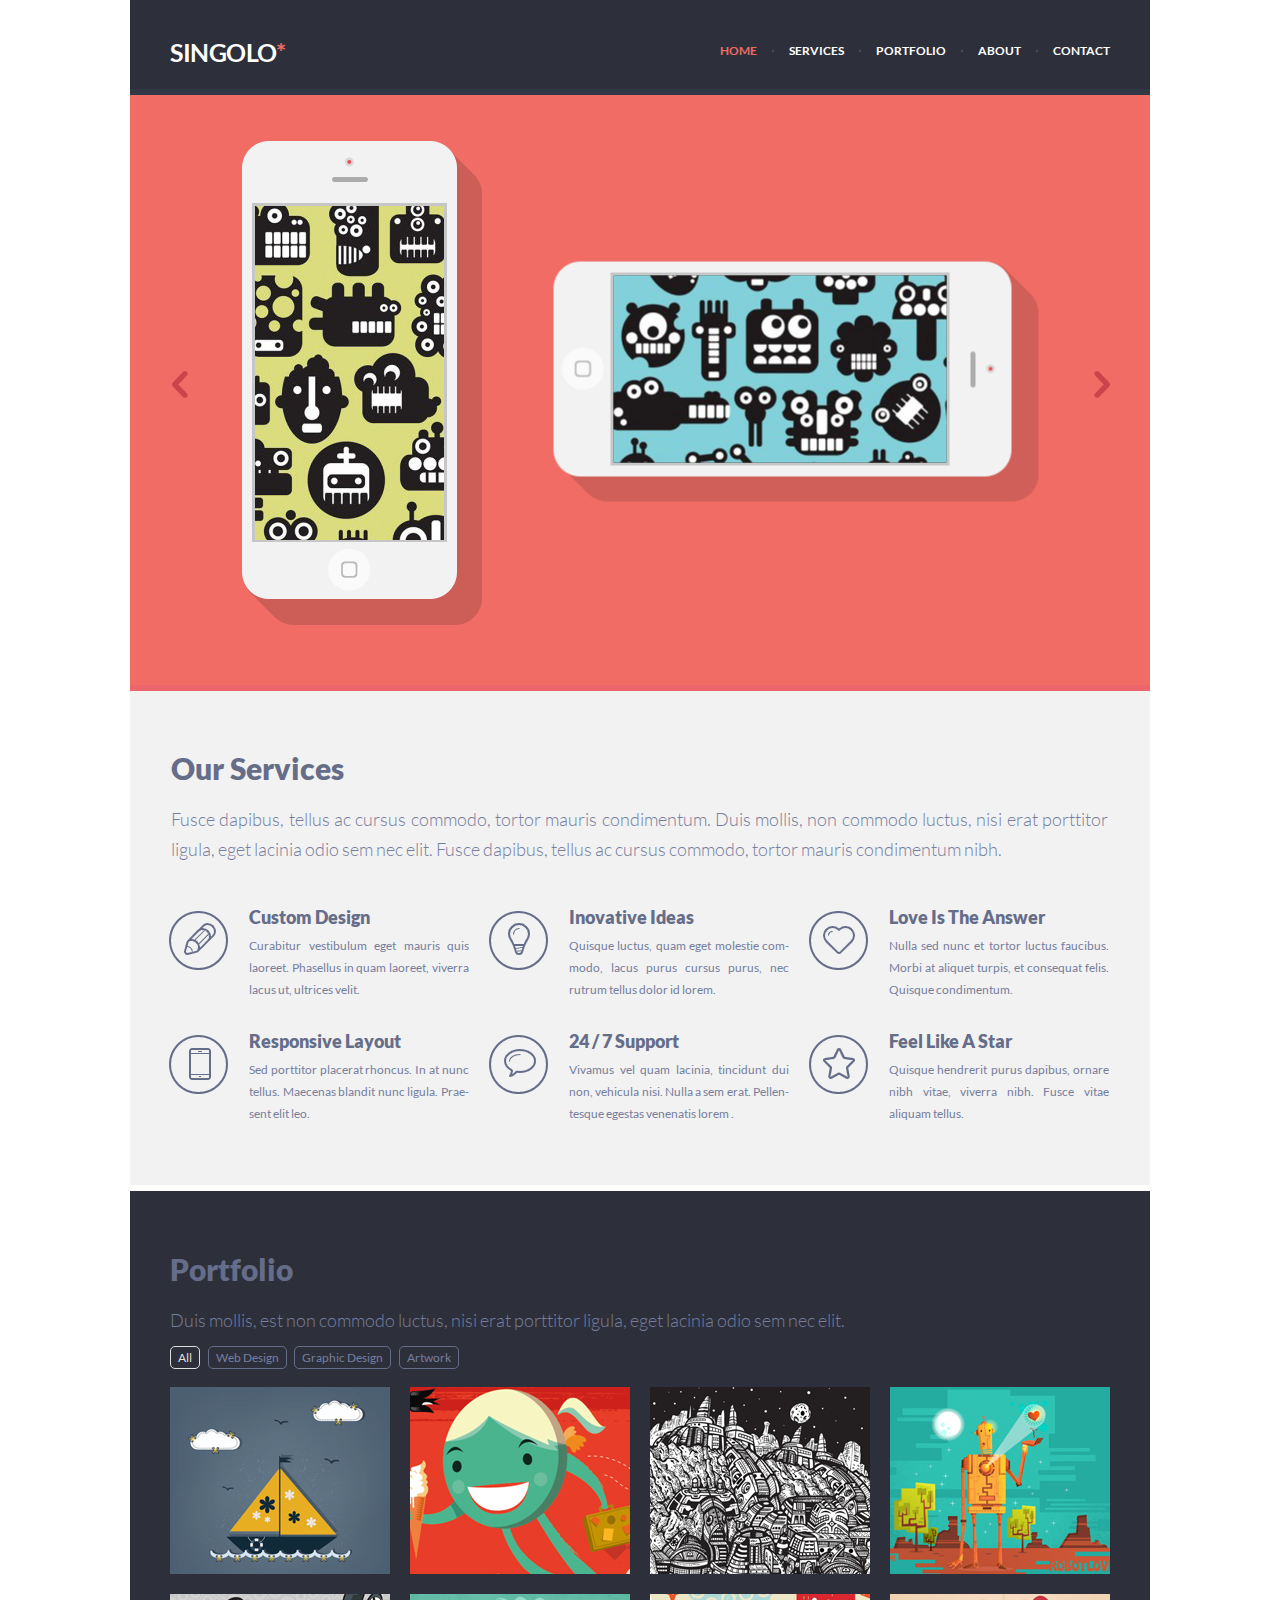
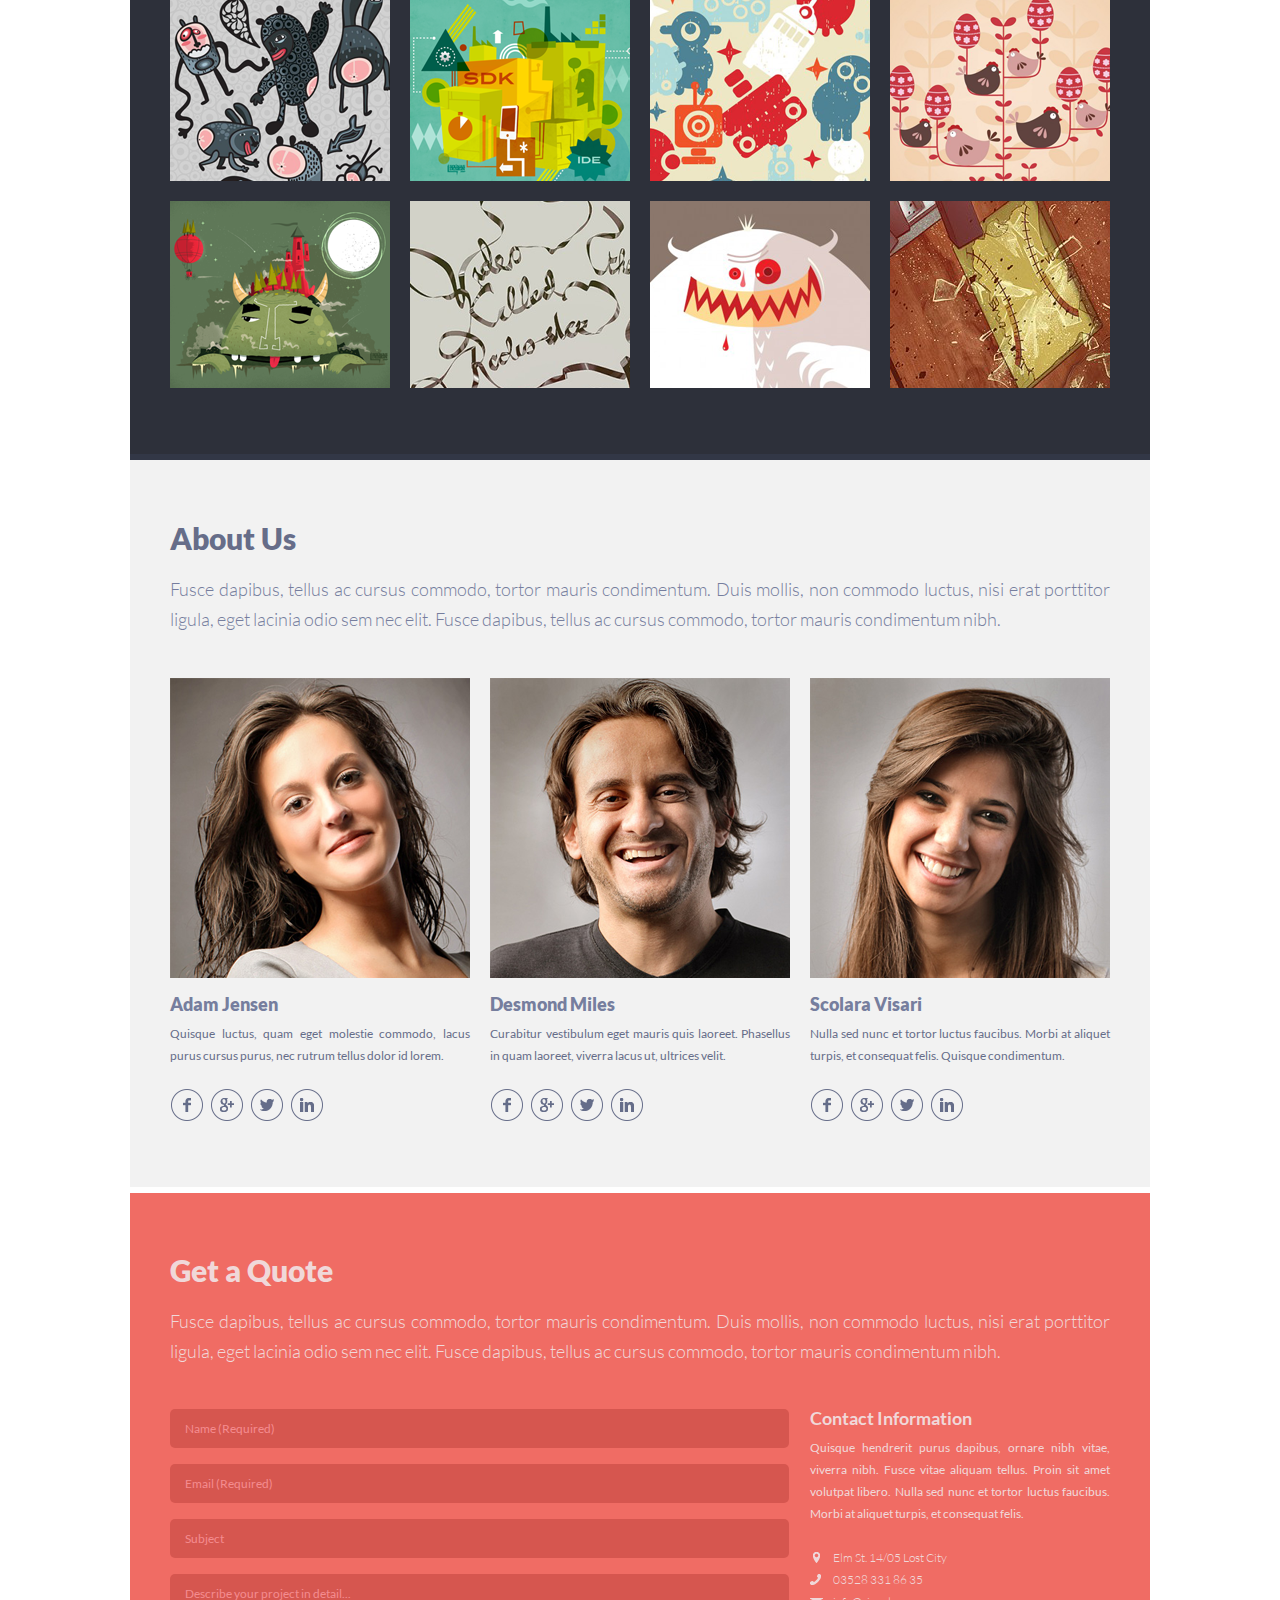
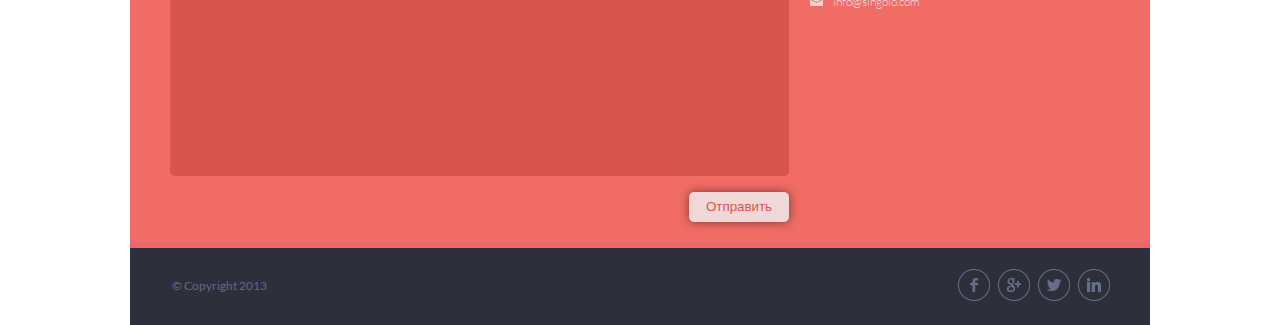
<file: index.html>
<!DOCTYPE html>
<html lang="en">
<head>
    <meta charset="UTF-8">
    <meta name="viewport" content="width=device-width, initial-scale=1.0">
    <link rel="stylesheet" href="style.css">
    <title>singolo</title>
</head>
<body>
    <div class="wrapper">
        <header class="header">
            <div class="header__hamburger"></div>
            <div class="overlay hide-content">
                <nav class="header__mobile-menu">
                    <ul>
                        <li class="header__navigation_first"><a class="active" href="#slider">HOME</a></li>
                        <li><a href="#services">SERVICES</a></li>
                        <li><a href="#portfolio">PORTFOLIO</a></li>
                        <li><a href="#about">ABOUT</a></li>
                        <li class="header__navigation_last"><a href="#contact">CONTACT</a></li>
                    </ul>
                </nav>
            </div>
            <div class="header__logo"><h1>SINGOLO<span class="header__logo_star">*</span></h1></div>
            <nav class="header__navigation">
                <ul>
                    <li class="header__navigation_first"><a class="active" href="#slider">HOME</a></li>
                    <li><a href="#services">SERVICES</a></li>
                    <li><a href="#portfolio">PORTFOLIO</a></li>
                    <li><a href="#about">ABOUT</a></li>
                    <li class="header__navigation_last"><a href="#contact">CONTACT</a></li>
                </ul>
            </nav>
        </header>
        <main>
            <section class="slider" id="slider">
                <div class="slider__promo">
                    <div class="arrows promo__arrow_left"><img src="./assets/images/chev-left.png" alt="chev left"></div>
                    <div class="promo__content" style="left: -100%;">
                        <div class="slide slide-1">
                            <div class="content__phone_vertical">
                                <img src="./assets/images/phone/shadow.png" alt="phone shadow" class="shadow">
                                <img src="./assets/images/phone/phone.png" alt="vertical phone" id="phone-vertical">
                                <div class="screen" id="screen-vertical"></div>
                                <img src="./assets/images/phone/yellow-screen-picture.png" alt="yellow picture" id="yellow-picture">
                            </div>
                            <div class="content__phone_horizontal">
                                <img src="./assets/images/phone/shadow.png" alt="phone shadow" id="shadow-horizontal" class="shadow">
                                <img src="./assets/images/phone/phone.png" alt="horizontal phone" id="phone-horizontal">
                                <div class="screen" id="screen-horizontal"></div>
                                <img src="./assets/images/phone/blue-screen-picture.png" alt="blue picture" id="blue-picture">
                            </div>
                        </div>
                        <div class="slide slide-2">
                            <img src="./assets/Slide-2.png" alt="slide 2" class="blue-slide">
                        </div>
                    </div>
                    <div class="arrows promo__arrow_right"><img src="./assets/images/chev-right.png" alt="chev right"></div>
                </div>
            </section>
            <section class="services" id="services">
                <div class="info">
                    <h2 class="info__header">Our Services</h2>
                    <p class="info__description">Fusce dapibus, tellus ac cursus commodo, tortor mauris condimentum. Duis mollis, non commodo luctus, nisi erat porttitor ligula, eget lacinia odio sem nec elit. Fusce dapibus, tellus ac cursus commodo, tortor mauris condimentum nibh.</p>
                </div>
                <div class="options">
                    <div class="options__entity">
                        <div class="entity__icon">
                            <img src="./assets/images/services/icons/ellipse.png" alt="ellipse" class="icon_ellipse">
                            <img src="./assets/images/services/icons/pen.png" alt="pen icon" class="icon_picture" id="icon-pen">
                        </div>
                        <div class="entity__information">
                            <div class="entity__header">Custom Design</div>
                            <div class="entity__description">Curabitur vestibulum eget mauris quis laoreet. Phasellus in quam laoreet, viverra lacus ut, ultrices velit.</div>
                        </div>
                    </div>
                    <div class="options__entity">
                        <div class="entity__icon">
                            <img src="./assets/images/services/icons/ellipse.png" alt="ellipse" class="icon_ellipse">
                            <img src="./assets/images/services/icons/bulb.png" alt="bulb icon" class="icon_picture" id="icon-bulb">
                        </div>
                        <div class="entity__information">
                            <div class="entity__header">Inovative Ideas</div>
                            <div class="entity__description">Quisque luctus, quam eget molestie com&shy;modo, lacus purus cursus purus, nec rutrum tellus dolor id lorem.</div>
                        </div>
                    </div>
                    <div class="options__entity">
                        <div class="entity__icon">
                            <img src="./assets/images/services/icons/ellipse.png" alt="ellipse" class="icon_ellipse">
                            <img src="./assets/images/services/icons/heart.png" alt="heart icon" class="icon_picture" id="icon-heart">
                        </div>
                        <div class="entity__information">
                            <div class="entity__header">Love Is The Answer</div>
                            <div class="entity__description">Nulla sed nunc et tortor luctus faucibus. Morbi at aliquet turpis, et consequat felis. Quisque condimentum.</div>
                        </div>
                    </div>
                    <div class="options__entity">
                        <div class="entity__icon">
                            <img src="./assets/images/services/icons/ellipse.png" alt="ellipse" class="icon_ellipse">
                            <img src="./assets/images/services/icons/phone.png" alt="phone icon" class="icon_picture" id="icon-phone">
                        </div>
                        <div class="entity__information">
                            <div class="entity__header">Responsive Layout</div>
                            <div class="entity__description">Sed porttitor placerat rhoncus. In at nunc tellus. Maecenas blandit nunc ligula. Prae&shy;sent elit leo.</div>
                        </div>
                    </div>
                    <div class="options__entity">
                        <div class="entity__icon">
                            <img src="./assets/images/services/icons/ellipse.png" alt="ellipse" class="icon_ellipse">
                            <img src="./assets/images/services/icons/bubble.png" alt="bubble icon" class="icon_picture" id="icon-bubble">
                        </div>
                        <div class="entity__information">
                            <div class="entity__header">24 / 7 Support</div>
                            <div class="entity__description">Vivamus vel quam lacinia, tincidunt dui non, vehicula nisi. Nulla a sem erat. Pellen&shy;tesque egestas venenatis lorem .</div>
                        </div>
                    </div>
                    <div class="options__entity">
                        <div class="options__entity">
                            <div class="entity__icon">
                                <img src="./assets/images/services/icons/ellipse.png" alt="ellipse" class="icon_ellipse">
                                <img src="./assets/images/services/icons/star.png" alt="star icon" class="icon_picture" id="icon-star">
                            </div>
                            <div class="entity__information">
                                <div class="entity__header">Feel Like A Star</div>
                                <div class="entity__description">Quisque hendrerit purus dapibus, ornare nibh vitae, viverra nibh. Fusce vitae aliquam tellus.</div>
                            </div>
                        </div>
                    </div>
                </div>
            </section>
            <section class="portfolio" id="portfolio">
                <h2 class="portfolio__header">Portfolio</h2>
                <p class="portfolio__description">Duis mollis, est non commodo luctus, nisi erat porttitor ligula, eget lacinia odio sem nec elit.</p>
                <div class="gallery">
                    <ul class="gallery__filtering">
                        <li class="active">All</li>
                        <li>Web Design</li>
                        <li>Graphic Design</li>
                        <li>Artwork</li>
                    </ul>
                    <div class="gallery__tiles">
                        <div class="tiles__tile ship"></div>
                        <div class="tiles__tile face"></div>
                        <div class="tiles__tile town"></div>
                        <div class="tiles__tile robot"></div>
                        <div class="tiles__tile animals"></div>
                        <div class="tiles__tile sdk"></div>
                        <div class="tiles__tile space"></div>
                        <div class="tiles__tile birds"></div>
                        <div class="tiles__tile monster"></div>
                        <div class="tiles__tile letter"></div>
                        <div class="tiles__tile ogre"></div>
                        <div class="tiles__tile indicator"></div>
                    </div>
                </div>
            </section>
            <section class="about" id="about">
                <h2 class="about__header">About Us</h2>
                <p class="about__description">Fusce dapibus, tellus ac cursus commodo, tortor mauris condimentum. Duis mollis, non commodo luctus, nisi erat porttitor ligula, eget lacinia odio sem nec elit. Fusce dapibus, tellus ac cursus commodo, tortor mauris condimentum nibh.</p>
                <div class="about__personalities">
                    <div class="personalities">
                        <div class="personalities__photo jensen"></div>
                        <div class="personalities__name">Adam Jensen</div>
                        <div class="personalities__description">Quisque luctus, quam eget molestie commodo, lacus purus cursus purus, nec rutrum tellus dolor id lorem.</div>
                        <div class="social-networks">
                            <span class="social-networks__facebook"></span>
                            <span class="social-networks__google"></span>
                            <span class="social-networks__twitter"></span>
                            <span class="social-networks__linkedin"></span>
                        </div>
                    </div>
                    <div class="personalities">
                        <div class="personalities__photo miles"></div>
                        <div class="personalities__name">Desmond Miles</div>
                        <div class="personalities__description">Curabitur vestibulum eget mauris quis laoreet. Phasellus in quam laoreet, viverra lacus ut, ultrices velit.</div>
                        <div class="social-networks">
                            <span class="social-networks__facebook"></span>
                            <span class="social-networks__google"></span>
                            <span class="social-networks__twitter"></span>
                            <span class="social-networks__linkedin"></span>
                        </div>
                    </div>
                    <div class="personalities">
                        <div class="personalities__photo visari"></div>
                        <div class="personalities__name">Scolara Visari</div>
                        <div class="personalities__description">Nulla sed nunc et tortor luctus faucibus. Morbi at aliquet turpis, et consequat felis. Quisque condimentum.</div>
                        <div class="social-networks">
                            <span class="social-networks__facebook"></span>
                            <span class="social-networks__google"></span>
                            <span class="social-networks__twitter"></span>
                            <span class="social-networks__linkedin"></span>
                        </div>
                    </div>
                </div>
            </section>
            <section class="quote" id="contact">
                <h2 class="quote__header">Get a Quote</h2>
                <p class="quote__description">
                    Fusce dapibus, tellus ac cursus commodo, tortor mauris condimentum. Duis mollis, non commodo luctus, nisi erat porttitor ligula, eget lacinia odio sem nec elit. Fusce dapibus, tellus ac cursus commodo, tortor mauris condimentum nibh.
                </p>
                <div class="qoute__response">
                    <div class="quote__form_container">
                        <form action="#" class="response__form">
                            <input type="text" name="name" placeholder="Name (Required)" id="response-name" class="form_input" required>
                            <input type="email" name="email" placeholder="Email (Required)" id="response-email" class="form_input" required>
                            <input type="text" name="subject" placeholder="Subject" id="response-subject" class="form_input">
                            <textarea name="describe" placeholder="Describe your project in detail..." id="response-describe" cols="30" rows="10" class="form_input"></textarea>
                            <input type="submit" value="Отправить" id="response-submit">
                        </form>
                    </div>
                    <div class="quote__info">
                        <h4 class="info_header">Contact Information</h4>
                        <p class="info_description">Quisque hendrerit purus dapibus, ornare nibh vitae, viver&shy;ra nibh. Fusce vitae aliquam tellus. Proin sit amet volutpat libero. Nulla sed nunc et tortor luctus faucibus. Morbi at aliquet turpis, et consequat felis. </p>
                        <div class="info__contacts">
                            <a href="#" class="contacts__city">Elm St. 14/05 Lost City</a>
                            <a href="tel:035283318635" class="contacts_tel">03528 331 86 35</a>
                            <a href="mailto:dummy@dummy.com" class="contacts_mail">info@singolo.com</a>
                        </div>
                    </div>
                </div>
            </section>
        </main>
        <footer>
            <div class="footer__copyright">© Copyright 2013</div>
            <div class="social-networks">
                <span class="social-networks__facebook"></span>
                <span class="social-networks__google"></span>
                <span class="social-networks__twitter"></span>
                <span class="social-networks__linkedin"></span>
            </div>
        </footer>
    </div>
    <div class="overlay hide-content">
        <div class="modal">
            <h4>Письмо отправлено</h4>
            <p class="modal__topic"></p>
            <p class="modal__describe"></p>
            <button>OK</button>
        </div>
    </div>
    <script src="script.js"></script>
</body>
</html>
</file>
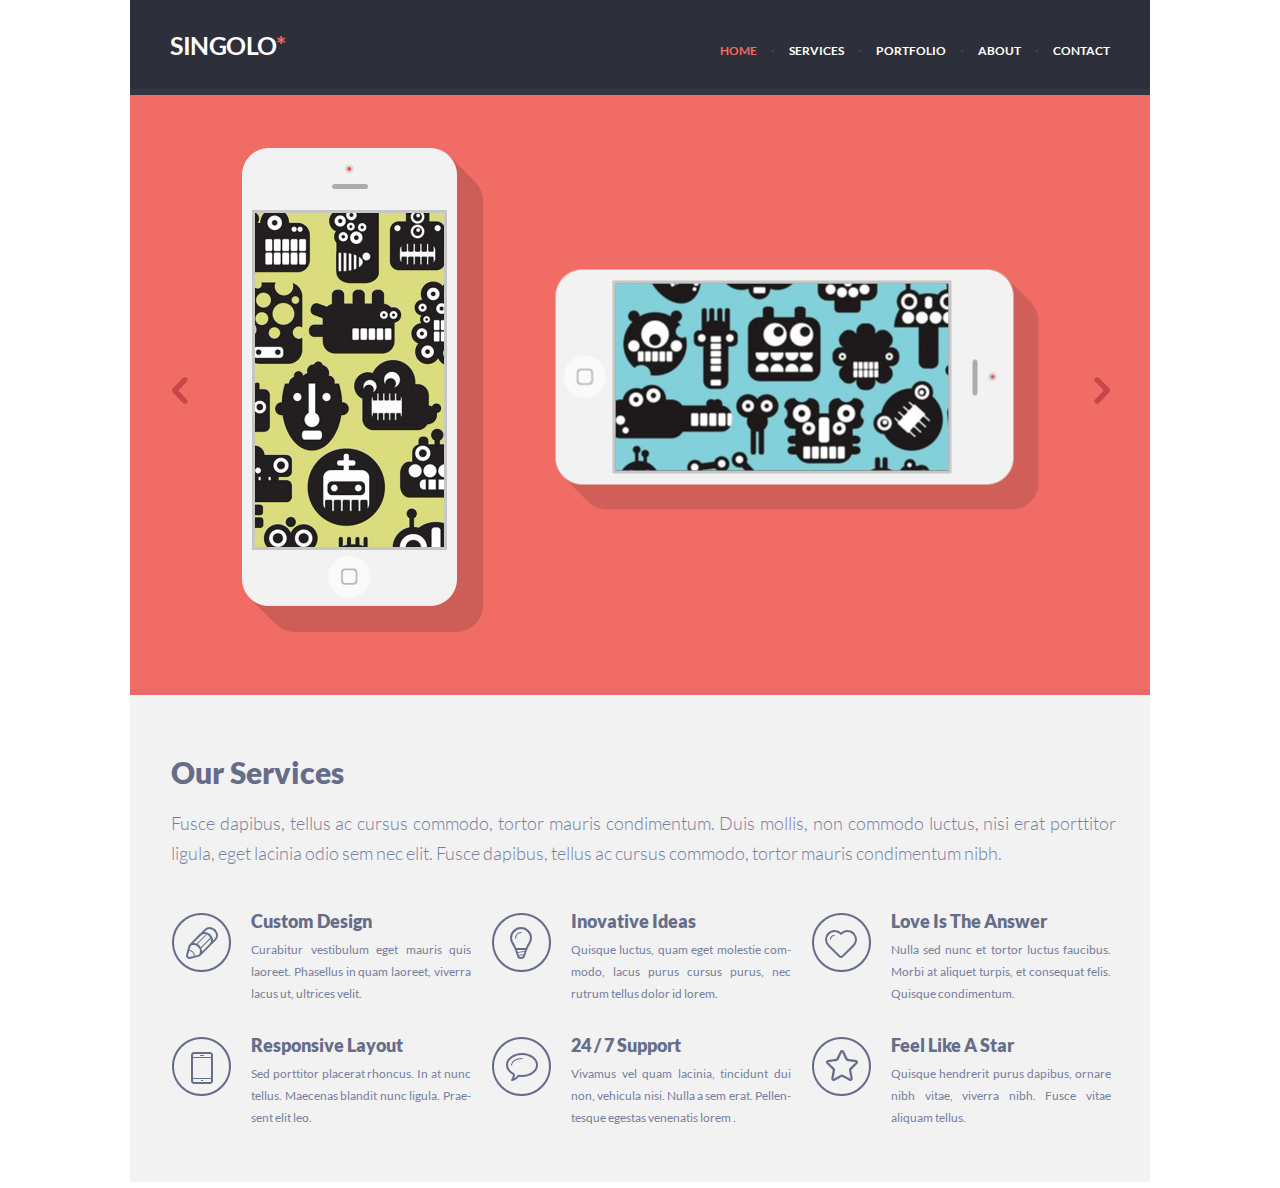
<file: singolo1.html>
<!DOCTYPE html>
<html lang="en">
<head>
    <meta charset="UTF-8">
    <meta name="viewport" content="width=device-width, initial-scale=1.0">
    <link rel="stylesheet" href="singolo1.css">
    <title>singolo</title>
</head>
<body>
    <div class="wrapper">
        <header class="header">
            <div class="header__container">
                <div class="header__logo"><h1>SINGOLO<span class="header__logo_star">*</span></h1></div>
                <nav class="header__navigation">
                    <ul>
                        <li class="header__navigation_first active">HOME</li>
                        <li>SERVICES</li>
                        <li>PORTFOLIO</li>
                        <li>ABOUT</li>
                        <li class="header__navigation_last">CONTACT</li>
                    </ul>
                </nav>
            </div>
            <div class="header_bottom"></div>
        </header>
        <main>
            <section class="slider">
                <div class="slider__promo">
                    <div class="arrows promo__arrow_left"><img src="./assets/images/chev-left.png" alt="chev left"></div>
                    <div class="promo__content">
                        <div class="content__phone_vertical">
                            <img src="./assets/images/phone/shadow.png" alt="phone shadow" class="shadow">
                            <img src="./assets/images/phone/phone.png" alt="vertical phone" id="phone-vertical">
                            <img src="./assets/images/phone/yellow-screen-picture.png" alt="yellow picture" id="yellow-picture">
                        </div>
                        <div class="content__phone_horizontal">
                            <img src="./assets/images/phone/shadow.png" alt="phone shadow" id="shadow-horizontal" class="shadow">
                            <img src="./assets/images/phone/phone.png" alt="horizontal phone" id="phone-horizontal">
                            <img src="./assets/images/phone/blue-screen-picture.png" alt="blue picture" id="blue-picture">
                        </div>
                    </div>
                    <div class="arrows promo__arrow_right"><img src="./assets/images/chev-right.png" alt="chev right"></div>
                </div>
                <div class="slider_bottom"></div>
            </section>
            <section class="services">
                <div class="services__container">
                    <div class="info">
                        <h2 class="info__header">Our Services</h2>
                        <p class="info__description">Fusce dapibus, tellus ac cursus commodo, tortor mauris condimentum. Duis mollis, non commodo luctus, nisi erat porttitor ligula, eget lacinia odio sem nec elit. Fusce dapibus, tellus ac cursus commodo, tortor mauris condimentum nibh.</p>
                    </div>
                    <div class="options">
                        <div class="options__entity">
                            <div class="entity__icon">
                                <img src="./assets/images/services/icons/ellipse.png" alt="ellipse" class="icon_ellipse">
                                <img src="./assets/images/services/icons/pen.png" alt="pen icon" class="icon_picture" id="icon-pen">
                            </div>
                            <div class="entity__information">
                                <div class="entity__header">Custom Design</div>
                                <div class="entity__description">Curabitur vestibulum eget mauris quis laoreet. Phasellus in quam laoreet, viverra lacus ut, ultrices velit.</div>
                            </div>
                        </div>
                        <div class="options__entity">
                            <div class="entity__icon">
                                <img src="./assets/images/services/icons/ellipse.png" alt="ellipse" class="icon_ellipse">
                                <img src="./assets/images/services/icons/bulb.png" alt="bulb icon" class="icon_picture" id="icon-bulb">
                            </div>
                            <div class="entity__information">
                                <div class="entity__header">Inovative Ideas</div>
                                <div class="entity__description">Quisque luctus, quam eget molestie com&shy;modo, lacus purus cursus purus, nec rutrum tellus dolor id lorem.</div>
                            </div>
                        </div>
                        <div class="options__entity">
                            <div class="entity__icon">
                                <img src="./assets/images/services/icons/ellipse.png" alt="ellipse" class="icon_ellipse">
                                <img src="./assets/images/services/icons/heart.png" alt="heart icon" class="icon_picture" id="icon-heart">
                            </div>
                            <div class="entity__information">
                                <div class="entity__header">Love Is The Answer</div>
                                <div class="entity__description">Nulla sed nunc et tortor luctus faucibus. Morbi at aliquet turpis, et consequat felis. Quisque condimentum.</div>
                            </div>
                        </div>
                        <div class="options__entity">
                            <div class="entity__icon">
                                <img src="./assets/images/services/icons/ellipse.png" alt="ellipse" class="icon_ellipse">
                                <img src="./assets/images/services/icons/phone.png" alt="phone icon" class="icon_picture" id="icon-phone">
                            </div>
                            <div class="entity__information">
                                <div class="entity__header">Responsive Layout</div>
                                <div class="entity__description">Sed porttitor placerat rhoncus. In at nunc tellus. Maecenas blandit nunc ligula. Prae&shy;sent elit leo.</div>
                            </div>
                        </div>
                        <div class="options__entity">
                            <div class="entity__icon">
                                <img src="./assets/images/services/icons/ellipse.png" alt="ellipse" class="icon_ellipse">
                                <img src="./assets/images/services/icons/bubble.png" alt="bubble icon" class="icon_picture" id="icon-bubble">
                            </div>
                            <div class="entity__information">
                                <div class="entity__header">24 / 7 Support</div>
                                <div class="entity__description">Vivamus vel quam lacinia, tincidunt dui non, vehicula nisi. Nulla a sem erat. Pellen&shy;tesque egestas venenatis lorem .</div>
                            </div>
                        </div>
                        <div class="options__entity">
                            <div class="options__entity">
                                <div class="entity__icon">
                                    <img src="./assets/images/services/icons/ellipse.png" alt="ellipse" class="icon_ellipse">
                                    <img src="./assets/images/services/icons/star.png" alt="star icon" class="icon_picture" id="icon-star">
                                </div>
                                <div class="entity__information">
                                    <div class="entity__header">Feel Like A Star</div>
                                    <div class="entity__description">Quisque hendrerit purus dapibus, ornare nibh vitae, viverra nibh. Fusce vitae aliquam tellus.</div>
                                </div>
                            </div>
                        </div>
                    </div>
                </div>
                <div class="services_bottom"></div>
            </section>
        </main>
    </div>
</body>
</html>
</file>
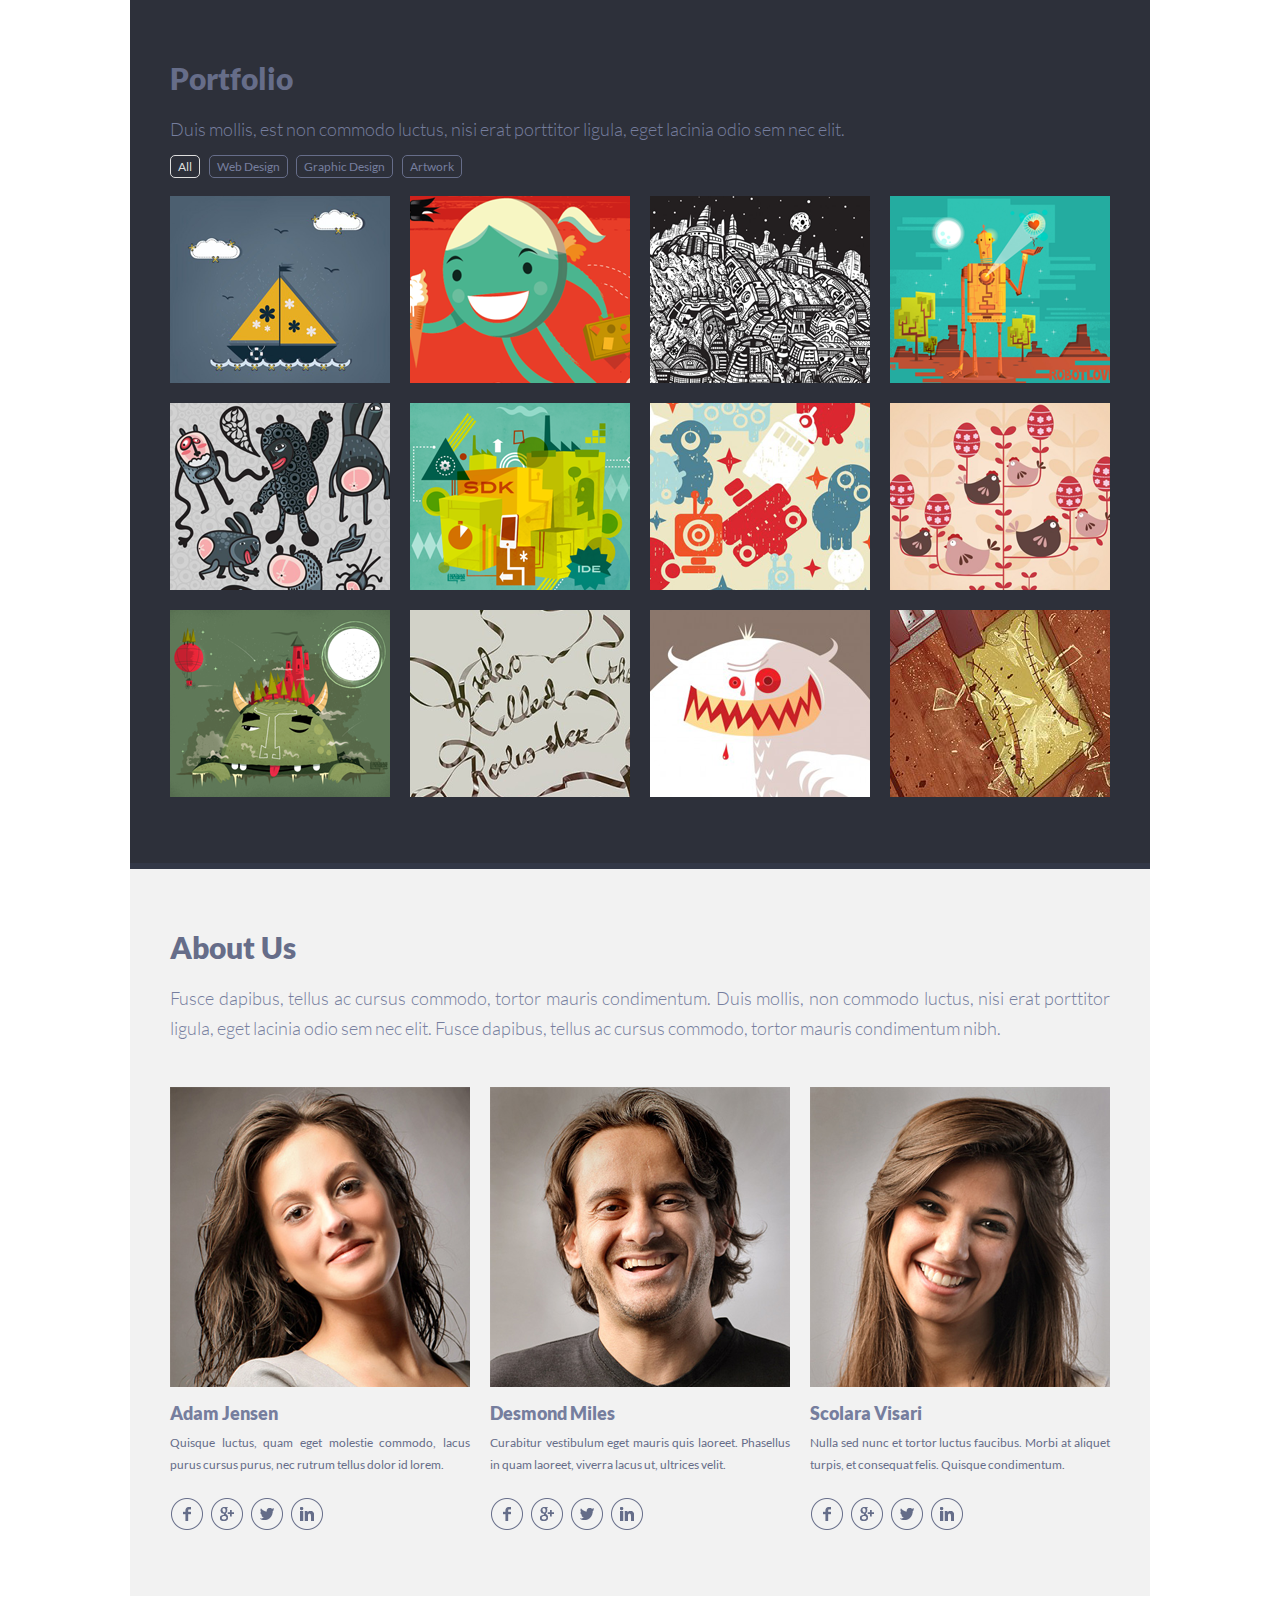
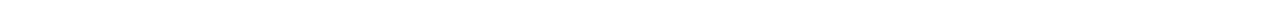
<file: singolo2.html>
<!DOCTYPE html>
<html lang="en">
<head>
    <meta charset="UTF-8">
    <meta name="viewport" content="width=device-width, initial-scale=1.0">
    <link rel="stylesheet" href="singolo2.css">
    <title>singolo2</title>
</head>
<body>
    <div class="wrapper">
        <main>
            <section class="portfolio">
                <div class="portfolio__container">
                    <h2 class="portfolio__header">Portfolio</h2>
                    <p class="portfolio__description">Duis mollis, est non commodo luctus, nisi erat porttitor ligula, eget lacinia odio sem nec elit.</p>
                    <div class="gallery">
                        <ul class="gallery__filtering">
                            <li class="active">All</li>
                            <li>Web Design</li>
                            <li>Graphic Design</li>
                            <li>Artwork</li>
                        </ul>
                        <div class="gallery__tiles">
                            <div class="tiles__tile ship"></div>
                            <div class="tiles__tile face"></div>
                            <div class="tiles__tile town"></div>
                            <div class="tiles__tile robot"></div>
                            <div class="tiles__tile animals"></div>
                            <div class="tiles__tile sdk"></div>
                            <div class="tiles__tile space"></div>
                            <div class="tiles__tile birds"></div>
                            <div class="tiles__tile monster"></div>
                            <div class="tiles__tile letter"></div>
                            <div class="tiles__tile ogre"></div>
                            <div class="tiles__tile indicator"></div>
                        </div>
                    </div>
                </div>
                <div class="portfolio_bottom"></div>
            </section>
            <section class="about">
                <div class="about__container">
                    <h2 class="about__header">About Us</h2>
                    <p class="about__description">Fusce dapibus, tellus ac cursus commodo, tortor mauris condimentum. Duis mollis, non commodo luctus, nisi erat porttitor ligula, eget lacinia odio sem nec elit. Fusce dapibus, tellus ac cursus commodo, tortor mauris condimentum nibh.</p>
                    <div class="about__personalities">
                        <div class="personalities">
                            <div class="personalities__photo jensen"></div>
                            <div class="personalities__name">Adam Jensen</div>
                            <div class="personalities__description">Quisque luctus, quam eget molestie commodo, lacus purus cursus purus, nec rutrum tellus dolor id lorem.</div>
                            <div class="social-networks">
                                <span class="social-networks__facebook"></span>
                                <span class="social-networks__google"></span>
                                <span class="social-networks__twitter"></span>
                                <span class="social-networks__linkedin"></span>
                            </div>
                        </div>
                        <div class="personalities">
                            <div class="personalities__photo miles"></div>
                            <div class="personalities__name">Desmond Miles</div>
                            <div class="personalities__description">Curabitur vestibulum eget mauris quis laoreet. Phasellus in quam laoreet, viverra lacus ut, ultrices velit.</div>
                            <div class="social-networks">
                                <span class="social-networks__facebook"></span>
                                <span class="social-networks__google"></span>
                                <span class="social-networks__twitter"></span>
                                <span class="social-networks__linkedin"></span>
                            </div>
                        </div>
                        <div class="personalities">
                            <div class="personalities__photo visari"></div>
                            <div class="personalities__name">Scolara Visari</div>
                            <div class="personalities__description">Nulla sed nunc et tortor luctus faucibus. Morbi at aliquet turpis, et consequat felis. Quisque condimentum.</div>
                            <div class="social-networks">
                                <span class="social-networks__facebook"></span>
                                <span class="social-networks__google"></span>
                                <span class="social-networks__twitter"></span>
                                <span class="social-networks__linkedin"></span>
                            </div>
                        </div>
                    </div>
                </div>
                <div class="about__bottom"></div>
            </section>
        </main>
    </div>
</body>
</html>
</file>
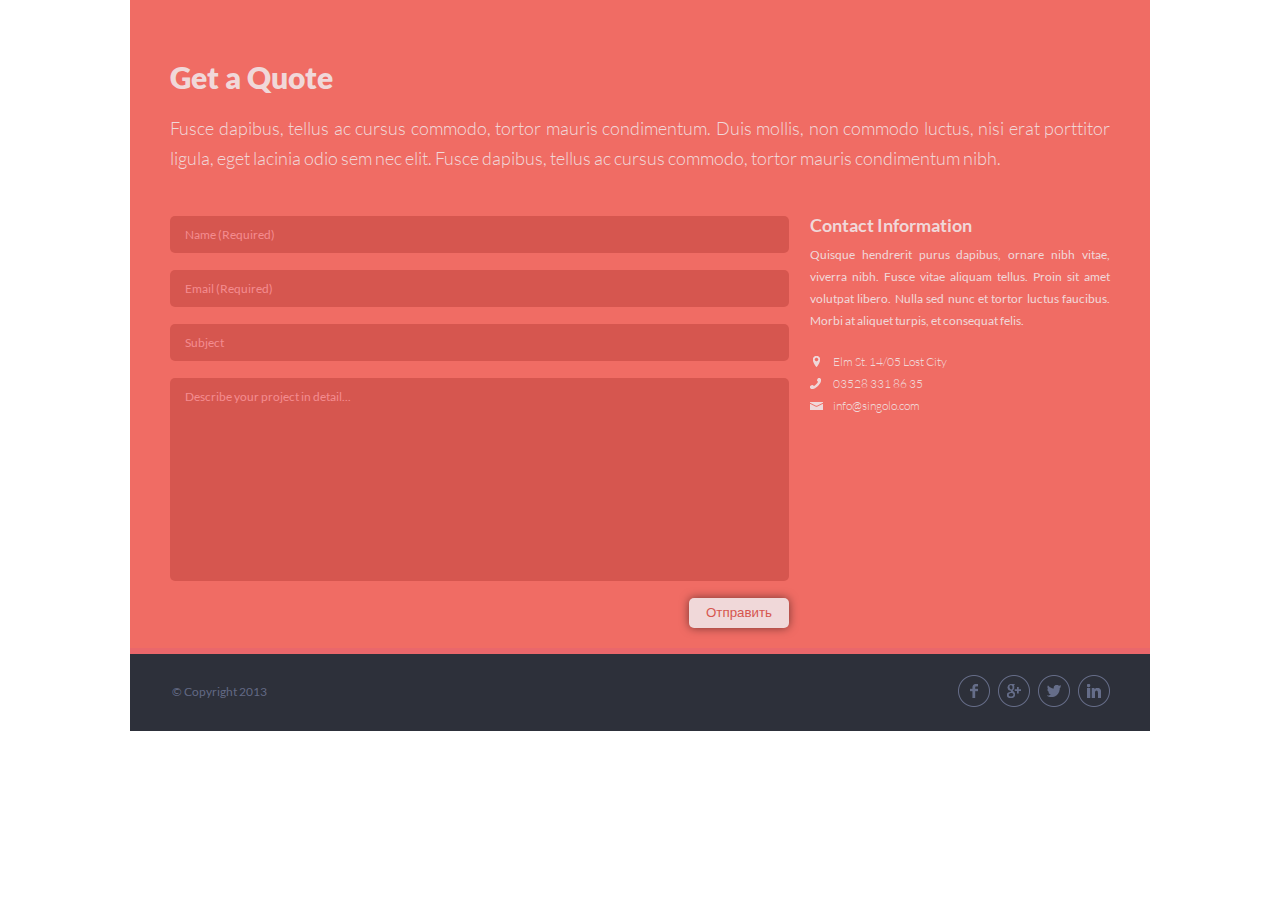
<file: singolo3.html>
<!DOCTYPE html>
<html lang="en">
<head>
    <meta charset="UTF-8">
    <meta name="viewport" content="width=device-width, initial-scale=1.0">
    <link rel="stylesheet" href="singolo3.css">
    <title>singolo3</title>
</head>
<body>
    <div class="wrapper">
        <main>
            <section class="quote">
                <div class="quote__container">
                    <h2 class="quote__header">Get a Quote</h2>
                    <p class="quote__description">
                        Fusce dapibus, tellus ac cursus commodo, tortor mauris condimentum. Duis mollis, non commodo luctus, nisi erat porttitor ligula, eget lacinia odio sem nec elit. Fusce dapibus, tellus ac cursus commodo, tortor mauris condimentum nibh.
                    </p>
                    <div class="qoute__response">
                        <div class="quote__form_container">
                            <form action="#" class="response__form">
                                <input type="text" name="name" placeholder="Name (Required)" id="response-name" class="form_input" required>
                                <input type="email" name="email" placeholder="Email (Required)" id="response-email" class="form_input" required>
                                <input type="text" name="subject" placeholder="Subject" id="response-subject" class="form_input">
                                <textarea name="describe" placeholder="Describe your project in detail..." id="response-describe" cols="30" rows="10" class="form_input"></textarea>
                                <input type="submit" value="Отправить" id="response-submit">
                            </form>
                        </div>
                        <div class="quote__info">
                            <h4 class="info_header">Contact Information</h4>
                            <p class="info_description">Quisque hendrerit purus dapibus, ornare nibh vitae, viver&shy;ra nibh. Fusce vitae aliquam tellus. Proin sit amet volutpat libero. Nulla sed nunc et tortor luctus faucibus. Morbi at aliquet turpis, et consequat felis. </p>
                            <div class="info__contacts">
                                <a href="#" class="contacts__city">Elm St. 14/05 Lost City</a>
                                <a href="tel:035283318635" class="contacts_tel">03528 331 86 35</a>
                                <a href="mailto:dummy@dummy.com" class="contacts_mail">info@singolo.com</a>
                            </div>
                        </div>
                    </div>
                </div>
                <div class="quote_bottom"></div>
            </section>
        </main>
        <footer>
            <div class="footer__copyright">© Copyright 2013</div>
            <div class="social-networks">
                <span class="social-networks__facebook"></span>
                <span class="social-networks__google"></span>
                <span class="social-networks__twitter"></span>
                <span class="social-networks__linkedin"></span>
            </div>
        </footer>
    </div>
</body>
</html>
</file>
<file: style.css>
@charset "UTF-8";

@font-face {
  font-family: "Lato";
  src: url("./assets/fonts/Lato-Black.ttf");
  font-weight: 900;
}
@font-face {
  font-family: "Lato";
  src: url("./assets/fonts/Lato-Bold.ttf");
  font-weight: 700;
}
@font-face {
  font-family: "Lato";
  src: url("./assets/fonts/Lato-Regular.ttf");
  font-weight: 400;
}
@font-face {
  font-family: "Lato";
  src: url("./assets/fonts/Lato-Light.ttf");
  font-weight: 300;
}
@font-face {
  font-family: "Lato";
  src: url("./assets/fonts/Lato-Thin.ttf");
  font-weight: 100;
}

.options__entity, .promo__content, .slider__promo, .header__navigation ul, .header {
  display: flex;
  flex-direction: row;
}

html {
  scroll-behavior: smooth;
}

body {
  margin: 0;
}

.wrapper {
  max-width: 1020px;
  margin: 0 auto;
  overflow: hidden;
}

.header {
  position: fixed;
  z-index: 10;
  font-family: "Lato";
  font-weight: 700;
  font-size: 11.5px;
  color: #ffffff;
  background-color: #2d303a;
  height: 89px;
  justify-content: space-between;
  align-items: center;
  border-bottom: 6px solid #323746;
  width: 100%;
  max-width: 1020px;
}

.header__container {
  height: 89px;
  justify-content: space-between;
  align-items: center;
  padding-left: 40px;
  padding-right: 40px;
}

.header__logo {
  z-index: 1002;
}

.header__logo.mobile-menu {
  transform: scale(0.76);
  margin: -15px 0 0 -176px;
}

.header__logo h1 {
  font-size: 25px;
  line-height: 6px;
  letter-spacing: -0.5px;
  margin: 15px 0 0 40px;
}

.header__logo_star {
  color: #f06c64;
}

.header_bottom {
  height: 6px;
  background-color: #323746;
}

.header__navigation {
  padding-top: 12px;
  margin-right: 40px;
}
.header__navigation ul {
  list-style: none;
}
.header__navigation ul li {
  margin-right: 14px;
}

.header__navigation ul li a, .header__mobile-menu ul li a {
  color: #ffffff;
  text-decoration: none;
}

.header__navigation .active, .header__mobile-menu .active {
  color: #f06c64;
}

.header__navigation ul li:before {
  content: "⋅";
  color: #494e62;
  padding-right: 14px;
}
.header__navigation ul li a:hover {
  color: #f06c64;
  cursor: pointer;
}
.header__navigation ul .header__navigation_first::before {
  content: none;
}
.header__navigation ul .header__navigation_last {
  margin-right: 0px;
}

.header__hamburger {
  background-image: url("./assets/images/icons/Burger-menu-icon.png");
  margin: 3px 0 0 7px;
  position: absolute;
  height: 30px;
  width: 30px;
  left: 10px;
  background-repeat: no-repeat;
  background-position: center;
  display: none;
}

.header__hamburger.active {
  transform: rotate(90deg);
  transition: transform 0.2s ease-out;
}

.header__wrapper {
  background-color: black;
  opacity: 0.5;
  z-index: 200;
  width: 100%;
  height: 100%;
}

.header__mobile-menu {
  position: fixed;
  display: flex;
  flex-direction: column;
  justify-content: center;
  background-color: #2D303A;
  width: 74vw;
  height: 100vh;
  z-index: 1001;
}

.header__mobile-menu ul {
  list-style: none;
  margin-top: -55px;
  padding-left: 72px;
  font-size: 2em;
  line-height: 2.5;
}

.slider__promo {
  justify-content: space-between;
  align-items: center;
  border-bottom: 6px solid #ea666b;
  width: 1020px;
  height: 590px;
  position: relative;
}

main {
  margin-top: 95px;
}

.promo__content {
  position: relative;
  top: 0;
  width: 400%;
}

.shifting {
  transition: left 0.2s ease-out;
}

.arrows {
  position: absolute;
  z-index: 5;
}

.promo__arrow_right {
  text-align: right;
  margin-left: 55px;
  margin-right: 40px;
  padding-bottom: 7px;
  right: 0;
}
.promo__arrow_right:hover {
  transform: scale(1.2);
  cursor: pointer;
}

.promo__arrow_left {
  margin-left: 42px;
  margin-right: 55px;
  padding-bottom: 7px;
}
.promo__arrow_left:hover {
  transform: scale(1.2);
  cursor: pointer;
}

.slide {
  height: 595px;
  width: 100vw;
}

.slide-1 {
  justify-content: space-between;
  position: relative;
  display: flex;
  background-color: #f06c64
}

.slide-2 {
  display: flex;
  justify-content: center;
  background-color: #648BF0;
  border-bottom: 6px solid #0f5bd6;
}

.shift-right {
  right: 1020px;
}

.hide-content {
  display: none;
}

.invisible-content {
  visibility: hidden;
  opacity: 0;
}

.content__phone_vertical {
  position: absolute;
  top: 55px;
  left: 113px;
}

.content__phone_vertical .shadow {
  top: -3px;
  left: -1px;
}

.content__phone_horizontal {
  position: absolute;
  height: 100%;
  top: 118px;
  right: 409px;
  transform: rotate(90deg);
}

.content__phone_horizontal .shadow {
  right: 4px;
}

.slider_bottom {
  height: 6px;
  background-color: #ea676b;
}

.services {
  height: 368px;
  background-color: #f2f2f2;
  padding-top: 59px;
  padding-bottom: 67px;
  padding-left: 41px;
  padding-right: 34px;
  border-bottom: 6px solid #ffffff;
}

.info {
  margin-bottom: 44px;
}

.info__header {
  margin-top: 0px;
  margin-bottom: 0px;
  font-family: "Lato";
  font-weight: 900;
  font-size: 30px;
  color: #666d89;
}

.info__description {
  font-family: "Lato";
  font-weight: 300;
  font-size: 18px;
  line-height: 30px;
  text-align: justify;
  color: #767e9e;
  margin-bottom: 22px;
  margin-right: 8px;
}

.options {
  display: grid;
  grid-template-columns: repeat(3, 300px);
  grid-template-rows: repeat(2, 85px);
  column-gap: 20px;
  row-gap: 39px;
}

.options__entity {
  align-items: flex-start;
}

.entity__icon {
  position: relative;
  width: 60px;
  margin-left: -2px;
  margin-right: 20px;
}
.entity__icon .icon_picture {
  position: absolute;
  top: 14px;
  left: 14px;
  z-index: 2;
}
.entity__icon .icon_ellipse {
  position: absolute;
  z-index: 1;
  top: 2px;
  left: -1px;
}
.entity__icon #icon-bulb {
  left: 17px;
}
.entity__icon #icon-heart {
  top: 16px;
  left: 12px;
}
.entity__icon #icon-phone {
  left: 18px;
}
.entity__icon #icon-bubble {
  top: 16px;
}
.entity__icon #icon-star {
  top: 15px;
  left: 12px;
}

.entity__information {
  width: 220px;
}
.entity__information .entity__header {
  font-family: "Lato";
  font-weight: 900;
  font-size: 18px;
  line-height: 18px;
  color: #666d89;
}
.entity__information .entity__description {
  font-family: "Lato";
  font-weight: 400;
  font-size: 12px;
  line-height: 22px;
  padding-top: 9px;
  color: #767e9e;
  text-align: justify;
  overflow: hidden;
}

.shadow {
  position: absolute;
  opacity: 0.15;
}

#phone-vertical {
  position: absolute;
  left: -3px;
  top: -5px;
  z-index: 1;
}

#phone-horizontal {
  position: absolute;
  right: 28px;
  top: 26px;
  z-index: 1;
}

#yellow-picture {
  position: absolute;
  left: 12px;
  top: 61px;
  z-index: 3;
  opacity: 1;
}

.screen {
  position: absolute;
  background-color: black;
  outline: 3px solid #c6c6c6;
  z-index: 2;
}

#screen-vertical {
  left: 12px;
  top: 61px;
  height: 333px;
  width: 189px;
}

#screen-horizontal {
  top: 92px;
  right: 43px;
  height: 333px;
  width: 187px;
}

#blue-picture {
  position: absolute;
  right: 43px;
  top: 92px;
  z-index: 2;
  opacity: 1;
}

#shadow-horizontal {
  transform: scaleX(-1);
}

.social-networks, .gallery__filtering {
  display: flex;
  flex-direction: row;
}

.personalities__description, .portfolio {
  font-family: "Lato";
  font-weight: 400;
  font-size: 12px;
}

.about__description, .portfolio__description {
  font-family: "Lato";
  font-weight: 300;
  font-size: 18px;
}

.portfolio {
  background-color: #2d303a;
  color: #767e9e;
  padding: 60px 40px 66px 40px;
  border-bottom: 6px solid #323746;
}

.portfolio__header {
  font-family: "Lato";
  font-weight: 900;
  font-size: 30px;
  margin: auto;
  color: #666d89;
}

.portfolio__description {
  color: #767e9e;
  margin-top: 22px;
  margin-bottom: 15px;
}

.about {
  background-color: #f2f2f2;
  padding: 60px 40px 62px 40px;
  border-bottom: 6px solid #ffffff;
}

.about__header {
  font-family: "Lato";
  font-weight: 900;
  font-size: 30px;
  margin: 0;
  color: #666d89;
}

.about__description {
  text-align: justify;
  line-height: 30px;
  color: #767e9e;
  margin-bottom: 44px;
}

.gallery__filtering {
  list-style: none;
  padding: 0;
  margin-top: 0px;
  margin-bottom: 18px;
}
.gallery__filtering li {
  border: 1px solid #666d89;
  padding: 3px 7px;
  border-radius: 5px;
  margin-right: 7.5px
}
.gallery__filtering li:hover {
  color: #dedede;
  border-color: #dedede;
  cursor: pointer;
}
.gallery__filtering .active {
  color: #dedede;
  border: 1px solid #dedede;
}

.gallery__tiles {
  display: grid;
  grid-template-columns: repeat(4, 220px);
  grid-template-rows: repeat(3, 187px);
  column-gap: 20px;
  row-gap: 20px;
}

.tiles__tile_active {
  outline: #F06C64 solid 6px;
}

.ship {
  background-image: url("./assets/images/gallery/ship.png");
  background-position: right -10px top -11px;
}

.face {
  background-image: url("./assets/images/gallery/face.png");
  background-position: center right -62px;
}

.town {
  background-image: url("./assets/images/gallery/town.png");
  background-position: right -19px top -1px;
}

.robot {
  background-image: url("./assets/images/gallery/robot.png");
  background-position: right -18px top -2px;
}

.animals {
  background-image: url("./assets/images/gallery/animals.png");
  background-position: right -12px top -16px;
}

.sdk {
  background-image: url("./assets/images/gallery/sdk.png");
  background-position: right -22px top -4px;
}

.space {
  background-image: url("./assets/images/gallery/space.png");
  background-position: right -121px top -39px;
}

.birds {
  background-image: url("./assets/images/gallery/birds.png");
  background-position: right -34px top -32px;
}

.monster {
  background-image: url("./assets/images/gallery/monster.png");
  background-position: right -18px top -2px;
}

.letter {
  background-image: url("./assets/images/gallery/letter.png");
  background-position: right -113px top -113px;
}

.ogre {
  background-image: url("./assets/images/gallery/ogre.png");
  background-position: right -50px bottom -50px;
}

.indicator {
  background-image: url("./assets/images/gallery/indicator.png");
  background-position: right -40px bottom -179px;
}

.personalities__photo {
  margin-right: 0;
  height: 300px;
  margin-bottom: 15px;
  background-repeat: no-repeat;
}

.about__personalities {
  display: flex;
  flex-direction: row;
  justify-content: space-between;
  align-items: center;
}

.personalities {
  width: 300px;
}

.jensen {
  background-image: url("./assets/images/faces/jensen.png");
}

.miles {
  background-image: url("./assets/images/faces/miles.png");
}

.visari {
  background-image: url("./assets/images/faces/visari.png");
}

.personalities__name {
  font-family: "Lato";
  font-weight: 900;
  font-size: 18px;
  text-align: justify;
  font-size: 18px;
  color: #767e9e;
  margin-bottom: 8px;
  word-wrap: normal;
}

.personalities__description {
  line-height: 22px;
  text-align: justify;
  color: #666d89;
  margin-bottom: 21px;
}

.social-networks {
  justify-content: flex-start;
  align-items: center;
}
.social-networks span {
  padding-right: 8px;
  padding-bottom: 5px;
}

.social-networks__facebook {
  background-image: url("./assets/images/social/facebook.png");
  background-repeat: no-repeat;
  height: 32px;
  width: 32px;
}
.social-networks__facebook:hover {
  cursor: pointer;
  background-image: url("./assets/images/social/active/facebook-active.png");
}

.social-networks__google {
  background-image: url("./assets/images/social/google.png");
  background-repeat: no-repeat;
  height: 32px;
  width: 32px;
}
.social-networks__google:hover {
  cursor: pointer;
  background-image: url("./assets/images/social/active/google-active.png");
}

.social-networks__twitter {
  background-image: url("./assets/images/social/twitter.png");
  background-repeat: no-repeat;
  height: 32px;
  width: 32px;
}
.social-networks__twitter:hover {
  cursor: pointer;
  background-image: url("./assets/images/social/active/twitter-active.png");
}

.social-networks__linkedin {
  background-image: url("./assets/images/social/linkedin.png");
  background-repeat: no-repeat;
  height: 32px;
  width: 32px;
}
.social-networks__linkedin:hover {
  cursor: pointer;
  background-image: url("./assets/images/social/active/linkedin-active.png");
}

.social-networks, footer {
  display: flex;
  flex-direction: row;
}

.footer__copyright, .info_description, .response__form ::placeholder {
  font-family: "Lato";
  font-weight: 400;
  font-size: 12px;
}

.info__contacts, .quote {
  font-family: "Lato";
  font-weight: 300;
  font-size: 18px;
}

.quote {
  background-color: #f06c64;
  color: #f0d8d9;
  text-align: justify;
  padding: 34px 40px 20px 40px;
  border-bottom: 6px solid #ea676b;
}

.quote__header {
  font-family: "Lato";
  font-weight: 900;
  font-size: 30px;
  margin-bottom: 0px;
}

.quote__description {
  margin-top: 18px;
  margin-bottom: 45px;
  line-height: 30px;
}

.quote__form_container {
  width: 619px;
}

.response__form {
  display: flex;
  flex-direction: column;
  margin-top: -2px;
}
.response__form ::placeholder {
  color: #f48c8f;
}
.response__form textarea {
  resize: none;
  height: 178px;
}

.form_input {
  margin-bottom: 16px;
  background-color: #d6564f;
  border: none;
  padding: 12px 15px;
  border-radius: 5px;
}

.qoute__response {
  display: flex;
  flex-direction: row;
  justify-content: space-between;
}

.quote__info {
  width: 300px;
}

.info_description {
  line-height: 22px;
  text-align: justify;
  margin-bottom: 22px;
  word-wrap: break-word;
}

.info__contacts {
  font-size: 12px;
  line-height: 22px;
}
.info__contacts a {
  display: block;
  color: #f0d8d9;
  text-decoration: none;
  background-repeat: no-repeat;
  background-position: left center;
  padding-left: 23px;
}
.info__contacts .contacts__city {
  margin-left: 3px;
  padding-left: 20px;
  background-image: url("./assets/images/icons/location.png");
}
.info__contacts .contacts_tel {
  background-image: url("./assets/images/icons/phone.png");
}
.info__contacts .contacts_mail {
  background-image: url("./assets/images/icons/mail.png");
}

.info_header {
  margin: -4px 0px;
}

#response-submit {
  width: 100px;
  height: 30px;
  align-self: flex-end;
  border: none;
  border-radius: 5px;
  color: #d6564f;
  background-color: #f0d8d9;
  box-shadow: 0 0 10px rgba(0, 0, 0, 0.5);
}
#response-submit:hover {
  cursor: pointer;
  box-shadow: 0 0 15px rgba(0, 0, 0, 0.5);
}

footer {
  align-items: center;
  justify-content: space-between;
  padding: 20px 42px;
  background-color: #2d303a;
}

.footer__copyright {
  line-height: 22px;
  text-align: justify;
  color: #626984;
}

.social-networks {
  justify-content: flex-start;
  align-items: center;
  margin-right: -9px;
}
.social-networks span {
  padding-bottom: 5px;
  padding-right: 8px;
}

.social-networks__facebook {
  background-image: url("./assets/images/social/facebook.png");
  background-repeat: no-repeat;
  height: 32px;
  width: 32px;
}
.social-networks__facebook:hover {
  cursor: pointer;
  background-image: url("./assets/images/social/active/facebook-active.png");
}

.social-networks__google {
  background-image: url("./assets/images/social/google.png");
  background-repeat: no-repeat;
  height: 32px;
  width: 32px;
}
.social-networks__google:hover {
  cursor: pointer;
  background-image: url("./assets/images/social/active/google-active.png");
}

.social-networks__twitter {
  background-image: url("./assets/images/social/twitter.png");
  background-repeat: no-repeat;
  height: 32px;
  width: 32px;
}
.social-networks__twitter:hover {
  cursor: pointer;
  background-image: url("./assets/images/social/active/twitter-active.png");
}

.social-networks__linkedin {
  background-image: url("./assets/images/social/linkedin.png");
  background-repeat: no-repeat;
  height: 32px;
  width: 32px;
  padding-right: 0;
}
.social-networks__linkedin:hover {
  cursor: pointer;
  background-image: url("./assets/images/social/active/linkedin-active.png");
}

.modal {
  position: fixed;
  background-color: white;
  display: flex;
  flex-direction: column;
  /* text-align: center; */
  border-radius: 5px;
  top: 50%;
  left: 50%;
  z-index: 1001;
  transform: translate(-50%, -50%);
  font-family: "Lato";
  font-weight: 300;
}

.modal h4 {
  margin-top: 0;
  padding: 20px 60px;
  background-color: #ea676b;
  border-radius: 5px 5px 0 0;
  color: white;
  font-size: 22px;
  font-weight: 900;
  text-align: center;
}

.modal .modal__topic {
  font-size: 18px;
  font-weight: 700;
  margin-bottom: 10px;
}

.modal .modal__describe {
  font-size: 16px;
  margin-top: 0;
  margin-bottom: 40px;
}

.modal__topic, .modal__describe {
  padding: 0 20px;
}

.modal button {
  width: 100px;
  height: 30px;
  align-self: flex-end;
  border: none;
  border-radius: 5px;
  color: #d6564f;
  background-color: white;
  margin-right: 20px;
  margin-bottom: 20px;
  box-shadow: 0 0 10px rgba(0, 0, 0, 0.5);
}

.modal button:hover {
  cursor: pointer;
  transform: scale(1.05);
}

.overlay {
  position: fixed;
  z-index: 1000;
  top: 0;
  left: 0;
  width: 100vw;
  height: 100vh;
  background-color: rgba(128,128,128,0.5);
}

@media(max-width: 1019px) {

  .header__logo h1 {
    margin: 0 0 0 40px;
  }

  .header__navigation {
    padding-top: 6px;
  }

  .slider {
    height: 446px;
  }

  .slider__promo {
    width: 100%;
    height: 100%;
  }

  .promo__arrow_left {
    margin-left: 30px;
    margin-right: 55px;
    padding-bottom: 0px;
  }

  .promo__arrow_right {
    margin-left: 55px;
    margin-right: 28px;
    padding-bottom: 0px;
  }

  .promo__content {
    height: 446px;
  }

  .content__phone_horizontal {
    right: 21%;
    top: 123px;
  }

  .content__phone_vertical {
    top: 45px;
    left: 11%;
  }

  .slide {
    height: 100%;
  }

  .content__phone_vertical .shadow {
    height: 363px;
  }

  #phone-vertical {
    height: 345px;
  }

  #screen-vertical {
    height: 250px;
    width: 141px;
    top: 45px;
    left: 9px;
  }

  #yellow-picture {
    top: 45px;
    left: 9px;
    width: 141px;
  }

  .content__phone_horizontal .shadow {
    width: 181px;
    top: 149px;
    right: 31px;
  }

  #phone-horizontal {
    width: 163px;
    right: 50px;
    top: 168px;
  }

  #screen-horizontal {
    top: 216px;
    height: 253px;
    width: 146px;
    right: 59px;
  }

  #blue-picture {
    top: 216px;
    width: 142px;
    right: 61px;
  }
  
  .blue-slide {
    height: 100%;
  }

  .services {
    height: 564px;
    padding-top: 44px;
  }

  .info {
    margin-bottom: 36px;
  }

  .options {
    grid-template-columns: repeat(2, 36vw);
    grid-template-rows: repeat(3, 85px);
    column-gap: 10vw;
    row-gap: 59px;
  }

  .portfolio {
    padding: 60px 40px 68px 40px;
  }

  .portfolio__description {
    letter-spacing: 0.03em;
    margin-bottom: 12px;
    line-height: 1.5;
  }

  .gallery__filtering {
    margin-bottom: 27px;
  }

  .gallery__tiles {
    grid-template-columns: repeat(3, 216px);
    grid-template-rows: repeat(4, 183px);
  }

  .about {
    padding: 54px 40px 62px 40px;
  }

  .about__description {
    margin-bottom: 37px;
  }

  .personalities {
    width: 28.5vw;
    margin-right: 2.5vw;
  }

  .personalities:last-child {
    margin-right: 0;
  }

  .personalities__photo {
    background-size: 100%;
    width: 100%;
    height: 28vw;
  }

  .personalities__name {
    margin-bottom: 1px;
  }

  .personalities__description {
    margin-bottom: 11px;
    line-height: 1.8;
  }

  .quote {
    padding: 34px 40px 55px 40px;
  }

  .quote__description {
    margin-bottom: 25px;
  }

  .quote__form_container {
    width: 58vw;
  }

  .quote__info {
    width: 28.5vw;
  }

  .form_input {
    margin-bottom: 10px;
  }

  .response__form textarea {
    height: 136px;
  }

  .info_description {
    margin: 4px 0 10px 0;
  }

  @media(max-width: 767px) {
    main {
      margin-top: 71px;
    }

    .header {
      justify-content: center;
    }

    .header__logo h1 {
      font-size: 1.7em;
      margin: 9px 0 0 10px;
    }

    .header__navigation {
      display: none;
    }

    .header__hamburger {
      display: block;
      z-index: 1002;
    }

    .header {
      height: 65px;
    }

    .slider {
      height: 214px;
    }

    .promo__content {
      height: 214px;
    }

    .content__phone_vertical {
      top: 24px;
    }

    .content__phone_vertical .shadow {
      height: 177px;
    }

    #phone-vertical {
      height: 171px;
    }

    #screen-vertical {
      top: 20px;
      left: 5px;
      width: 67px;
      height: 120px;
    }

    #yellow-picture {
      top: 20px;
      width: 68px;
      left: 4px;
    }

    .content__phone_horizontal {
      right: 21%;
      top: 237px;
    }

    .content__phone_horizontal .shadow {
      right: 189px;
      top: 68px;
      width: 89px;
    }

    #phone-horizontal {
      width: 80px;
      top: 79px;
      right: 199px;
    }

    #screen-horizontal {
      right: 204px;
      height: 123px;
      top: 102px;
      width: 69px;
    }

    #blue-picture {
      right: 205px;
      width: 69px;
      top: 102px;
    }

    .promo__arrow_left {
      margin-left: 9px;
      margin-top: 5px;
    }

    .promo__arrow_right {
      margin-right: 10px;
      margin-top: 6px;
    }

    .services {
      padding-top: 32px;
      padding-left: 32px;
      height: 934px;
    }

    .info {
      margin-bottom: 26px;
    }

    .options {
      grid-template-columns: repeat(1, 80vw);
      grid-template-rows: repeat(6, 85px);
      column-gap: 10vw;
      row-gap: 35px;
    }

    .entity__information {
      width: 100%;
    }

    .entity__icon {
      margin-right: 37px;
    }

    .portfolio {
      padding: 42px 29px 0px 29px;
    }

    .portfolio__description {
      margin-bottom: 20px;
    }

    .gallery__tiles {
      grid-template-columns: repeat(2, 40vw);
      grid-template-rows: repeat(4, 33vw);
      column-gap: 4vw;
      row-gap: 5vw;
    }

    .ship {
      background-size: 107%;
      background-repeat: no-repeat;
      background-position: right -7px top -7px;
    }

    .face {
      background-size: 161%;
      background-repeat: no-repeat;
      background-position: right -40px top -30px;
    }

    .town {
      background-size: 119%;
      background-repeat: no-repeat;
      background-position: right -17px top -3px;
    }

    .robot {
      background-size: 122%;
      background-repeat: no-repeat;
      background-position: right -17px top -5px;
    }

    .animals {
      background-size: 114%;
      background-repeat: no-repeat;
      background-position: right -13px top -17px;
    }

    .sdk {
      background-size: 113%;
      background-repeat: no-repeat;
      background-position: right -10px top -3px;
    }

    .space {
      background-size: 170%;
      background-repeat: no-repeat;
      background-position: right -85px top -30px;
    }

    .birds {
      background-size: 127%;
      background-repeat: no-repeat;
      background-position: right -24px top -26px;
    }

    .about {
      padding: 31px 23px 8px 35px;
    }

    .about__description {
      margin-bottom: 54px;
    }

    .about__personalities {
      flex-direction: column;
    }

    .personalities {
      width: 83.5vw;
      margin-right: 2.5vw;
      margin-bottom: 30px;
    }

    .personalities__photo {
      height: 84vw;
    }

    .quote {
      padding: 20px 40px 34px 30px;
    }

    .qoute__response {
      flex-direction: column;
    }

    .quote__form_container {
      width: 84vw;
    }

    .response__form {
      margin-bottom: 34px;
    }

    #response-describe {
      margin-bottom: 15px;
    }

    #response-submit {
      width: 84vw;
      align-self: center;
      height: 50px;
    }

    .quote__info {
      width: 84vw;
    }

    .info__contacts {
      line-height: 25px;
    }

    footer {
      justify-content: center;
    }

    .footer__copyright {
      display: none;
    }
  }

}
</file>
<file: singolo1.css>
@charset "UTF-8";
@font-face {
  font-family: "Lato-Black";
  src: url("./assets/fonts/Lato-Black.ttf");
}
@font-face {
  font-family: "Lato-Bold";
  src: url("./assets/fonts/Lato-Bold.ttf");
}
@font-face {
  font-family: "Lato-Light";
  src: url("./assets/fonts/Lato-Light.ttf");
}
@font-face {
  font-family: "Lato-Regular";
  src: url("./assets/fonts/Lato-Regular.ttf");
}
@font-face {
  font-family: "Lato-Thin";
  src: url("./assets/fonts/Lato-Thin.ttf");
}
.options__entity, .promo__content, .slider__promo, .header__navigation ul, .header__container {
  display: flex;
  flex-direction: row;
}

body {
  margin: 0;
}

.wrapper {
  max-width: 1020px;
  min-width: 1020px;
  margin: 0 auto;
}

.header {
  font-family: "Lato-Bold";
  font-size: 11.5px;
  color: #ffffff;
  background-color: #2d303a;
}

.header__container {
  height: 89px;
  justify-content: space-between;
  align-items: center;
  padding-left: 40px;
  padding-right: 40px;
}

.header__logo h1 {
  font-size: 25px;
  line-height: 6px;
  letter-spacing: -0.5px;
}

.header__logo_star {
  color: #f06c64;
}

.header_bottom {
  height: 6px;
  background-color: #323746;
}

.header__navigation {
  padding-top: 12px;
}
.header__navigation ul {
  list-style: none;
}
.header__navigation ul li {
  margin-right: 14px;
}
.header__navigation ul li:before {
  content: "⋅";
  color: #494e62;
  padding-right: 14px;
}
.header__navigation ul li:hover {
  color: #f06c64;
  cursor: default;
}
.header__navigation ul .header__navigation_first::before {
  content: none;
}
.header__navigation ul .header__navigation_last {
  margin-right: 0px;
}

.active {
  color: #f06c64;
}

.slider {
  background-color: #f06c64;
}

.slider__promo {
  justify-content: space-between;
  align-items: center;
  height: 594px;
}

.promo__arrow_right {
  text-align: center;
  margin-left: 55px;
  margin-right: 40px;
}
.promo__arrow_right:hover {
  transform: scale(1.2);
}

.promo__arrow_left {
  text-align: center;
  margin-left: 42px;
  margin-right: 55px;
}
.promo__arrow_left:hover {
  transform: scale(1.2);
}

.promo__content {
  justify-content: space-between;
  width: 100%;
}

.content__phone_vertical {
  position: relative;
  top: 0px;
}

.content__phone_horizontal {
  position: relative;
  height: 100%;
  right: 124px;
  top: -3px;
  transform: rotate(90deg);
}

.slider_bottom {
  height: 6px;
  background-color: #ea676b;
}

.services {
  height: 361px;
  background-color: #f2f2f2;
  padding-top: 59px;
  padding-bottom: 67px;
  padding-left: 41px;
  padding-right: 34px;
  border-bottom: 6px solid #ffffff;
}

.info {
  margin-bottom: 44px;
}

.info__header {
  margin-top: 0px;
  margin-bottom: 0px;
  font-family: "Lato-Black";
  font-size: 30px;
  color: #666d89;
}

.info__description {
  font-family: "Lato-Light";
  font-size: 18px;
  line-height: 30px;
  text-align: justify;
  color: #767e9e;
}

.options {
  display: grid;
  grid-template-columns: repeat(3, 300px);
  grid-template-rows: repeat(2, 85px);
  column-gap: 20px;
  row-gap: 39px;
}

.options__entity {
  align-items: flex-start;
}

.entity__icon {
  position: relative;
  width: 60px;
  margin-right: 20px;
}
.entity__icon .icon_picture {
  position: absolute;
  top: 14px;
  left: 14px;
  z-index: 2;
}
.entity__icon .icon_ellipse {
  position: absolute;
  z-index: 1;
}
.entity__icon #icon-bulb {
  left: 17px;
}
.entity__icon #icon-heart {
  top: 16px;
  left: 12px;
}
.entity__icon #icon-phone {
  left: 18px;
}
.entity__icon #icon-bubble {
  top: 16px;
}
.entity__icon #icon-star {
  top: 13px;
  left: 13px;
}

.entity__information {
  width: 220px;
}
.entity__information .entity__header {
  font-family: "Lato-Black";
  font-size: 18px;
  line-height: 18px;
  color: #666d89;
}
.entity__information .entity__description {
  font-family: "Lato-Regular";
  font-size: 12px;
  line-height: 22px;
  padding-top: 9px;
  color: #767e9e;
  text-align: justify;
  overflow: hidden;
}

.shadow {
  opacity: 0.15;
}

#phone-vertical {
  position: absolute;
  right: 25px;
  top: -2px;
  z-index: 1;
}

#phone-horizontal {
  position: absolute;
  right: 24px;
  top: 24px;
  z-index: 1;
}

#yellow-picture {
  position: absolute;
  outline: 3px solid #c6c6c6;
  right: 39px;
  top: 64px;
  z-index: 2;
}

#blue-picture {
  position: absolute;
  outline: 3px solid #c6c6c6;
  right: 39px;
  top: 90px;
  z-index: 2;
}

#shadow-horizontal {
  transform: scaleX(-1);
}

/*# sourceMappingURL=singolo1.css.map */
</file>
<file: singolo2.css>
@font-face {
  font-family: "Lato";
  src: url("./assets/fonts/Lato-Black.ttf");
  font-weight: 900;
}
@font-face {
  font-family: "Lato";
  src: url("./assets/fonts/Lato-Bold.ttf");
  font-weight: 700;
}
@font-face {
  font-family: "Lato";
  src: url("./assets/fonts/Lato-Regular.ttf");
  font-weight: 400;
}
@font-face {
  font-family: "Lato";
  src: url("./assets/fonts/Lato-Light.ttf");
  font-weight: 300;
}
@font-face {
  font-family: "Lato";
  src: url("./assets/fonts/Lato-Thin.ttf");
  font-weight: 100;
}
.social-networks, .gallery__filtering {
  display: flex;
  flex-direction: row;
}

.personalities__description, .portfolio {
  font-family: "Lato";
  font-weight: 400;
  font-size: 12px;
}

.about__description, .portfolio__description {
  font-family: "Lato";
  font-weight: 300;
  font-size: 18px;
}

body {
  margin: 0;
}

.wrapper {
  max-width: 1020px;
  min-width: 1020px;
  margin: auto;
}

.portfolio {
  background-color: #2d303a;
  color: #767e9e;
}
.portfolio_bottom {
  height: 6px;
  background-color: #323746;
}

.portfolio__container {
  padding: 60px 40px 66px 40px;
}

.portfolio__header {
  font-family: "Lato";
  font-weight: 900;
  font-size: 30px;
  margin: auto;
  color: #666d89;
}

.portfolio__description {
  color: #767e9e;
  margin-top: 22px;
  margin-bottom: 15px;
}

.about {
  background-color: #f2f2f2;
}

.about__bottom {
  height: 6px;
  background-color: #ffffff;
}

.about__header {
  font-family: "Lato";
  font-weight: 900;
  font-size: 30px;
  margin: 0;
  color: #666d89;
}

.about__description {
  text-align: justify;
  line-height: 30px;
  color: #767e9e;
  margin-bottom: 44px;
}

.about__container {
  padding: 60px 40px 62px 40px;
}

.gallery__filtering {
  list-style: none;
  padding: 0;
  margin-top: 0px;
  margin-bottom: 18px;
}
.gallery__filtering li {
  border: 1px solid #666d89;
  padding: 3px 7px;
  border-radius: 5px;
  margin-right: 8.5px;
}
.gallery__filtering li:hover {
  color: #dedede;
  border-color: #dedede;
  cursor: pointer;
}
.gallery__filtering .active {
  color: #dedede;
  border: 1px solid #dedede;
}

.gallery__tiles {
  display: grid;
  grid-template-columns: repeat(4, 220px);
  grid-template-rows: repeat(3, 187px);
  column-gap: 20px;
  row-gap: 20px;
}

.ship {
  background-image: url("./assets/images/gallery/ship.png");
  background-position: right -10px top -11px;
}

.face {
  background-image: url("./assets/images/gallery/face.png");
  background-position: center right -62px;
}

.town {
  background-image: url("./assets/images/gallery/town.png");
  background-position: right -19px top -1px;
}

.robot {
  background-image: url("./assets/images/gallery/robot.png");
  background-position: right -18px top -2px;
}

.animals {
  background-image: url("./assets/images/gallery/animals.png");
  background-position: right -12px top -16px;
}

.sdk {
  background-image: url("./assets/images/gallery/sdk.png");
  background-position: right -22px top -4px;
}

.space {
  background-image: url("./assets/images/gallery/space.png");
  background-position: right -121px top -39px;
}

.birds {
  background-image: url("./assets/images/gallery/birds.png");
  background-position: right -34px top -32px;
}

.monster {
  background-image: url("./assets/images/gallery/monster.png");
  background-position: right -18px top -2px;
}

.letter {
  background-image: url("./assets/images/gallery/letter.png");
  background-position: right -113px top -113px;
}

.ogre {
  background-image: url("./assets/images/gallery/ogre.png");
  background-position: right -50px bottom -50px;
}

.indicator {
  background-image: url("./assets/images/gallery/indicator.png");
  background-position: right -40px bottom -179px;
}

.personalities__photo {
  margin-right: 0;
  height: 300px;
  margin-bottom: 15px;
}

.about__personalities {
  display: flex;
  flex-direction: row;
  justify-content: space-between;
  align-items: center;
}

.personalities {
  width: 300px;
}

.jensen {
  background-image: url("./assets/images/faces/jensen.png");
}

.miles {
  background-image: url("./assets/images/faces/miles.png");
}

.visari {
  background-image: url("./assets/images/faces/visari.png");
}

.personalities__name {
  font-family: "Lato";
  font-weight: 900;
  font-size: 18px;
  text-align: justify;
  font-size: 18px;
  color: #767e9e;
  margin-bottom: 8px;
  word-wrap: normal;
}

.personalities__description {
  line-height: 22px;
  text-align: justify;
  color: #666d89;
  margin-bottom: 21px;
}

.social-networks {
  justify-content: flex-start;
  align-items: center;
}
.social-networks span {
  padding-right: 8px;
  padding-bottom: 5px;
}

.social-networks__facebook {
  background-image: url("./assets/images/social/facebook.png");
  background-repeat: no-repeat;
  height: 32px;
  width: 32px;
}
.social-networks__facebook:hover {
  cursor: pointer;
  background-image: url("./assets/images/social/active/facebook-active.png");
}

.social-networks__google {
  background-image: url("./assets/images/social/google.png");
  background-repeat: no-repeat;
  height: 32px;
  width: 32px;
}
.social-networks__google:hover {
  cursor: pointer;
  background-image: url("./assets/images/social/active/google-active.png");
}

.social-networks__twitter {
  background-image: url("./assets/images/social/twitter.png");
  background-repeat: no-repeat;
  height: 32px;
  width: 32px;
}
.social-networks__twitter:hover {
  cursor: pointer;
  background-image: url("./assets/images/social/active/twitter-active.png");
}

.social-networks__linkedin {
  background-image: url("./assets/images/social/linkedin.png");
  background-repeat: no-repeat;
  height: 32px;
  width: 32px;
}
.social-networks__linkedin:hover {
  cursor: pointer;
  background-image: url("./assets/images/social/active/linkedin-active.png");
}

/*# sourceMappingURL=singolo2.css.map */
</file>
<file: singolo3.css>
@font-face {
  font-family: "Lato";
  src: url("./assets/fonts/Lato-Black.ttf");
  font-weight: 900;
}
@font-face {
  font-family: "Lato";
  src: url("./assets/fonts/Lato-Bold.ttf");
  font-weight: 700;
}
@font-face {
  font-family: "Lato";
  src: url("./assets/fonts/Lato-Regular.ttf");
  font-weight: 400;
}
@font-face {
  font-family: "Lato";
  src: url("./assets/fonts/Lato-Light.ttf");
  font-weight: 300;
}
@font-face {
  font-family: "Lato";
  src: url("./assets/fonts/Lato-Thin.ttf");
  font-weight: 100;
}
.social-networks, footer {
  display: flex;
  flex-direction: row;
}

.footer__copyright, .info_description, .response__form ::placeholder {
  font-family: "Lato";
  font-weight: 400;
  font-size: 12px;
}

.info__contacts, .quote {
  font-family: "Lato";
  font-weight: 300;
  font-size: 18px;
}

body {
  margin: 0;
}

.wrapper {
  max-width: 1020px;
  min-width: 1020px;
  margin: auto;
}

.quote {
  background-color: #f06c64;
  color: #f0d8d9;
  text-align: justify;
}

.quote__container {
  padding: 34px 40px 20px 40px;
}

.quote__header {
  font-family: "Lato";
  font-weight: 900;
  font-size: 30px;
  margin-bottom: 0px;
}

.quote__description {
  margin-top: 18px;
  margin-bottom: 45px;
  line-height: 30px;
}

.quote__form_container {
  width: 619px;
}

.response__form {
  display: flex;
  flex-direction: column;
  margin-top: -2px;
}
.response__form ::placeholder {
  color: #f48c8f;
}
.response__form textarea {
  resize: none;
  height: 181px;
}

.form_input {
  margin-bottom: 17px;
  background-color: #d6564f;
  border: none;
  padding: 11px 15px;
  border-radius: 5px;
}

.qoute__response {
  display: flex;
  flex-direction: row;
  justify-content: space-between;
}

.quote__info {
  width: 300px;
}

.info_description {
  line-height: 22px;
  text-align: justify;
  margin-bottom: 19px;
  word-wrap: break-word;
}

.info__contacts {
  font-size: 12px;
  line-height: 22px;
}
.info__contacts a {
  display: block;
  color: #f0d8d9;
  text-decoration: none;
  background-repeat: no-repeat;
  background-position: left center;
  padding-left: 23px;
}
.info__contacts .contacts__city {
  margin-left: 3px;
  padding-left: 20px;
  background-image: url("../assets/images/icons/location.png");
}
.info__contacts .contacts_tel {
  background-image: url("../assets/images/icons/phone.png");
}
.info__contacts .contacts_mail {
  background-image: url("../assets/images/icons/mail.png");
}

.info_header {
  margin: -4px 0px;
}

#response-submit {
  width: 100px;
  height: 30px;
  align-self: flex-end;
  border: none;
  border-radius: 5px;
  color: #d6564f;
  background-color: #f0d8d9;
  box-shadow: 0 0 10px rgba(0, 0, 0, 0.5);
}
#response-submit:hover {
  cursor: pointer;
}

.quote_bottom {
  height: 6px;
  background-color: #ea676b;
}

footer {
  align-items: center;
  justify-content: space-between;
  padding: 20px 42px;
  background-color: #2d303a;
}

.footer__copyright {
  line-height: 22px;
  text-align: justify;
  color: #626984;
}

.social-networks {
  justify-content: flex-start;
  align-items: center;
  margin-right: -9px;
}
.social-networks span {
  padding-bottom: 5px;
  padding-right: 8px;
}

.social-networks__facebook {
  background-image: url("./assets/images/social/facebook.png");
  background-repeat: no-repeat;
  height: 32px;
  width: 32px;
}
.social-networks__facebook:hover {
  cursor: pointer;
  background-image: url("./assets/images/social/active/facebook-active.png");
}

.social-networks__google {
  background-image: url("./assets/images/social/google.png");
  background-repeat: no-repeat;
  height: 32px;
  width: 32px;
}
.social-networks__google:hover {
  cursor: pointer;
  background-image: url("./assets/images/social/active/google-active.png");
}

.social-networks__twitter {
  background-image: url("./assets/images/social/twitter.png");
  background-repeat: no-repeat;
  height: 32px;
  width: 32px;
}
.social-networks__twitter:hover {
  cursor: pointer;
  background-image: url("./assets/images/social/active/twitter-active.png");
}

.social-networks__linkedin {
  background-image: url("./assets/images/social/linkedin.png");
  background-repeat: no-repeat;
  height: 32px;
  width: 32px;
  padding-right: 0;
}
.social-networks__linkedin:hover {
  cursor: pointer;
  background-image: url("./assets/images/social/active/linkedin-active.png");
}

/*# sourceMappingURL=singolo3.css.map */
</file>
